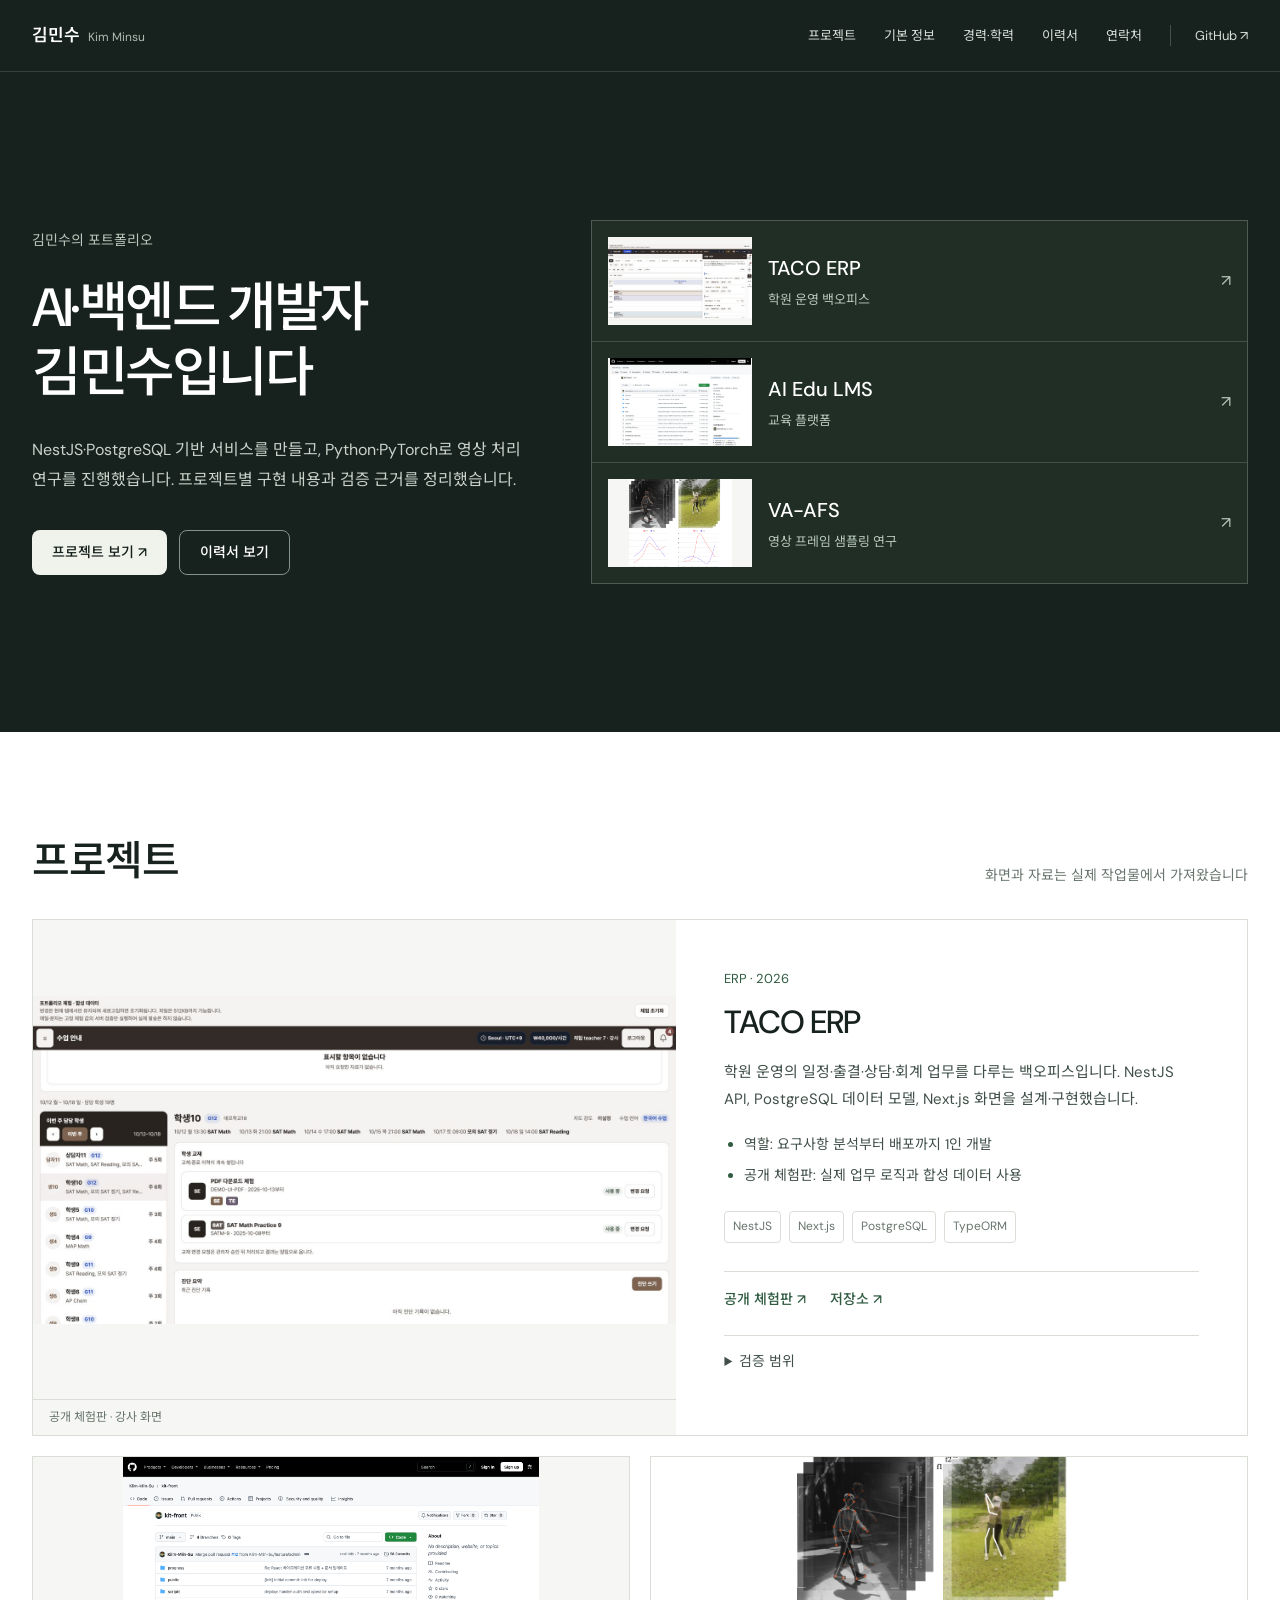
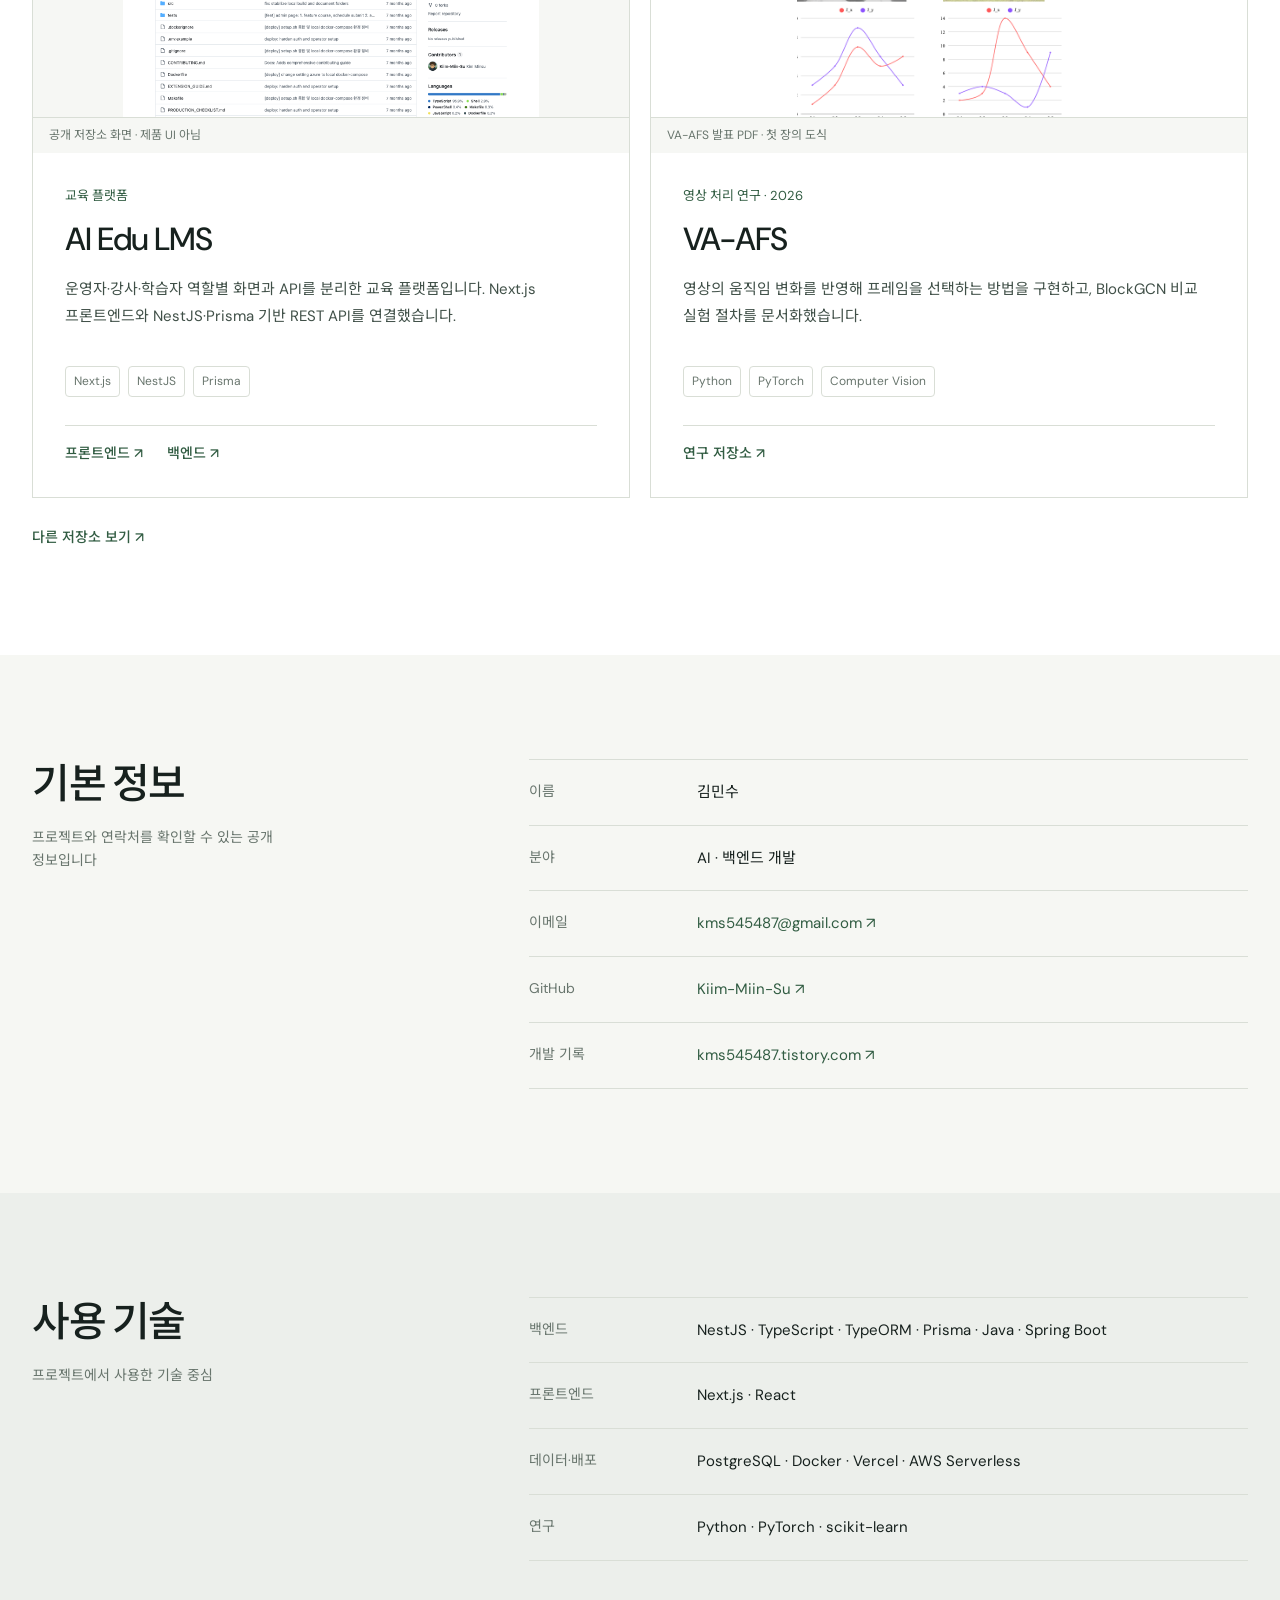
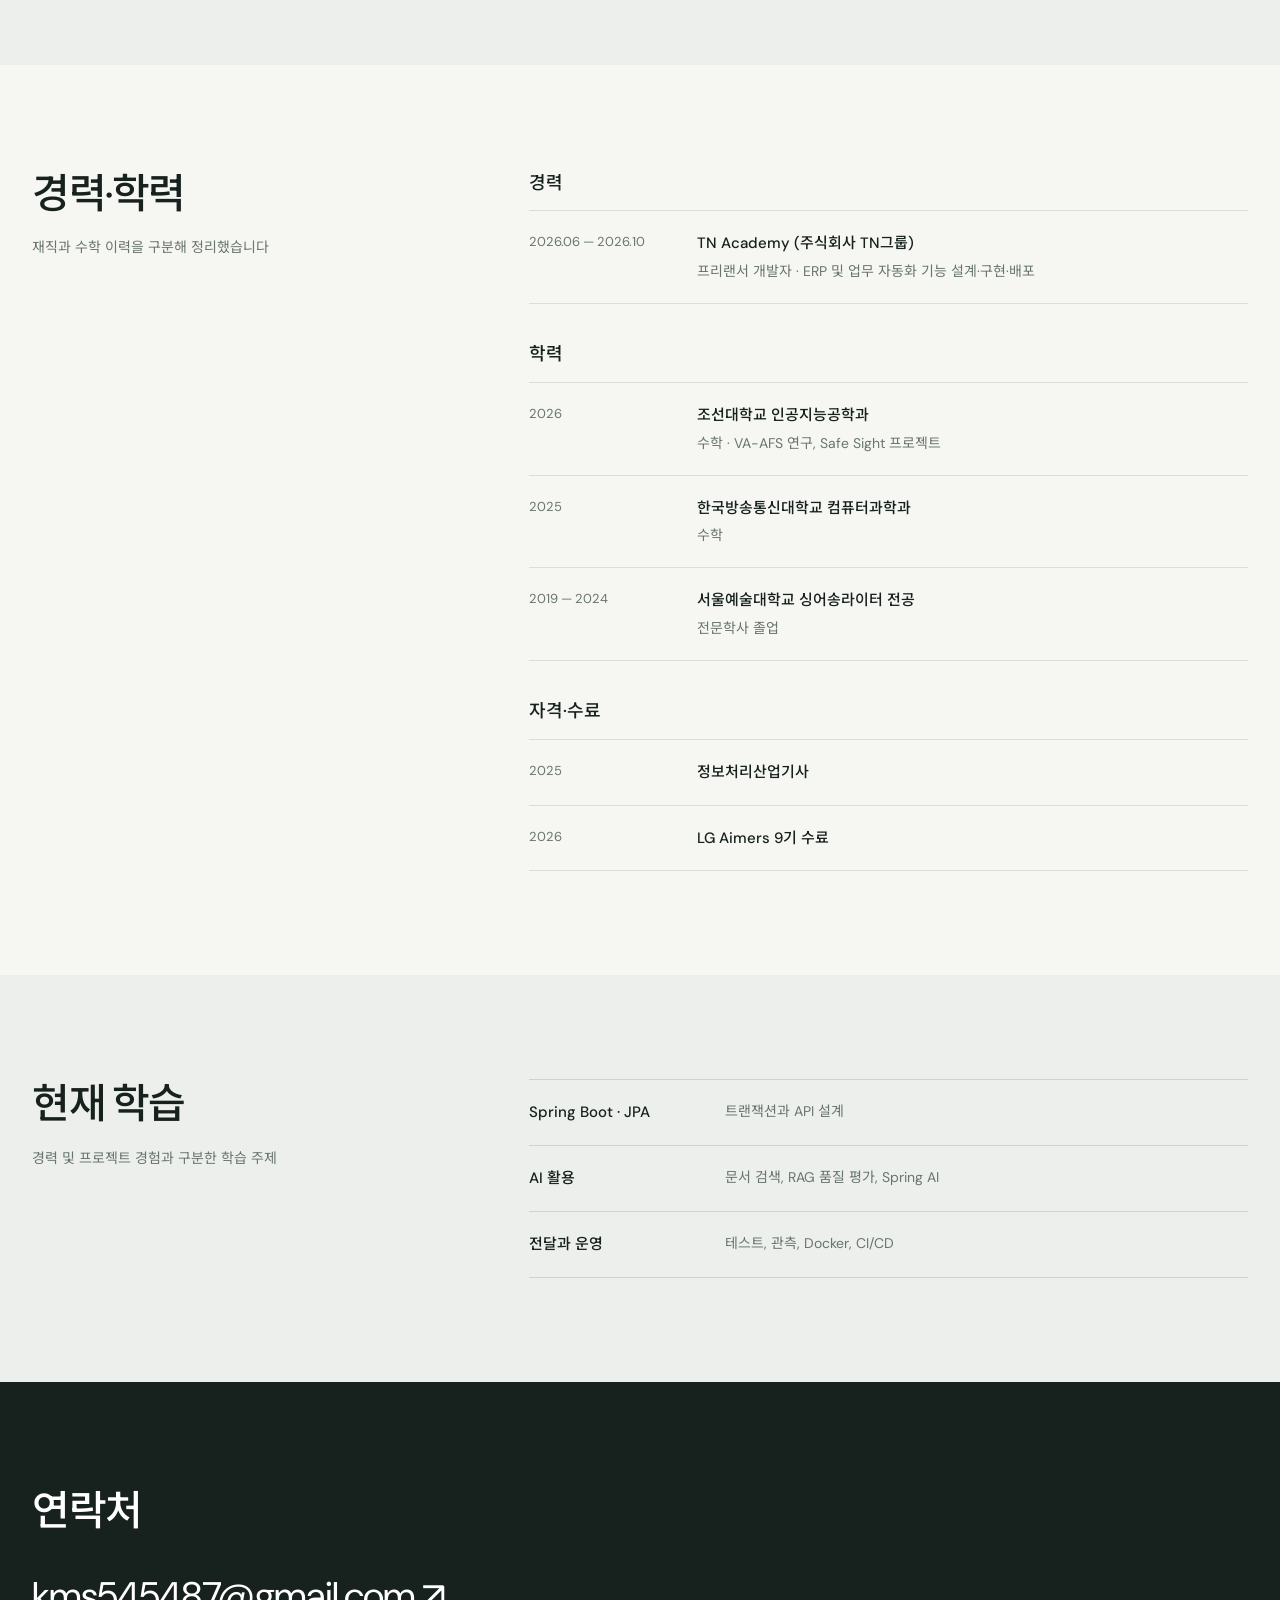
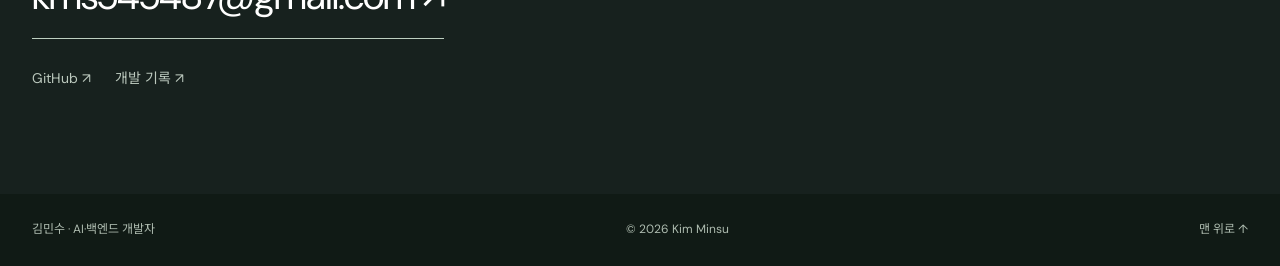
<file: index.html>
<!doctype html>
<html lang="ko">
<head>
  <meta charset="utf-8">
  <meta name="viewport" content="width=device-width, initial-scale=1">
  <meta name="theme-color" content="#17211e">
  <meta name="description" content="AI·백엔드 개발자 김민수의 포트폴리오. 서비스 개발과 영상 처리 연구, 경력·학력을 정리했습니다.">
  <meta property="og:type" content="website">
  <meta property="og:locale" content="ko_KR">
  <meta property="og:title" content="김민수 | AI·백엔드 개발자">
  <meta property="og:description" content="서비스 개발과 영상 처리 연구, 경력과 학력을 정리했습니다.">
  <meta property="og:url" content="https://kiim-miin-su.github.io/github.io/">
  <meta property="og:image" content="https://kiim-miin-su.github.io/github.io/og-image.svg">
  <link rel="canonical" href="https://kiim-miin-su.github.io/github.io/">
  <link rel="icon" href="favicon.svg" type="image/svg+xml">
  <link rel="stylesheet" href="style.css">
  <script src="script.js" defer></script>
  <title>김민수 | AI·백엔드 개발자</title>
</head>
<body>
  <a class="skip-link" href="#main">본문으로 바로가기</a>
  <header class="site-header" id="top">
    <div class="container header-inner">
      <a class="wordmark" href="#top" aria-label="김민수 포트폴리오 처음으로">김민수 <span>Kim Minsu</span></a>
      <nav class="desktop-nav" aria-label="주요 메뉴">
        <a href="#work">프로젝트</a>
        <a href="#about">기본 정보</a>
        <a href="#journey">경력·학력</a>
        <a href="resume.html">이력서</a>
        <a href="#contact">연락처</a>
      </nav>
      <a class="header-cta" href="https://github.com/Kiim-Miin-Su" target="_blank" rel="noopener noreferrer">GitHub ↗</a>
      <button class="menu-toggle" type="button" aria-label="메뉴 열기" aria-expanded="false" aria-controls="mobile-nav"><span></span><span></span></button>
    </div>
    <nav class="mobile-nav" id="mobile-nav" aria-label="모바일 메뉴" hidden>
      <a href="#work">프로젝트</a>
      <a href="#about">기본 정보</a>
      <a href="#journey">경력·학력</a>
      <a href="resume.html">이력서</a>
      <a href="#contact">연락처</a>
    </nav>
  </header>

  <main id="main">
    <section class="hero" aria-labelledby="hero-heading">
      <div class="container hero-inner">
        <div class="hero-copy">
          <p class="hero-kicker">김민수의 포트폴리오</p>
          <h1 id="hero-heading">AI·백엔드 개발자<br>김민수입니다</h1>
          <p class="hero-description">NestJS·PostgreSQL 기반 서비스를 만들고, Python·PyTorch로 영상 처리 연구를 진행했습니다. 프로젝트별 구현 내용과 검증 근거를 정리했습니다.</p>
          <div class="hero-actions">
            <a class="button button-primary" href="#work">프로젝트 보기 ↗</a>
            <a class="button button-secondary" href="resume.html">이력서 보기</a>
          </div>
        </div>
        <nav class="hero-projects" aria-label="프로젝트 바로가기">
          <a class="hero-project-link" href="#project-taco">
            <span class="hero-project-thumb"><img src="assets/taco-erp-browser.jpg" alt="TACO ERP 공개 체험판 화면" width="1512" height="772"></span>
            <span><strong>TACO ERP</strong><small>학원 운영 백오피스</small></span>
            <span aria-hidden="true">↗</span>
          </a>
          <a class="hero-project-link" href="#project-lms">
            <span class="hero-project-thumb"><img src="assets/ai-edu-repository.png" alt="AI Edu LMS 공개 저장소 화면" width="1440" height="900"></span>
            <span><strong>AI Edu LMS</strong><small>교육 플랫폼</small></span>
            <span aria-hidden="true">↗</span>
          </a>
          <a class="hero-project-link" href="#project-va-afs">
            <span class="hero-project-thumb"><img src="assets/va-afs-pdf.png" alt="VA-AFS 발표 자료 도식" width="700" height="600"></span>
            <span><strong>VA-AFS</strong><small>영상 프레임 샘플링 연구</small></span>
            <span aria-hidden="true">↗</span>
          </a>
        </nav>
      </div>
    </section>

    <section class="work section-pad" id="work" aria-labelledby="work-heading">
      <div class="container">
        <div class="section-heading"><h2 id="work-heading">프로젝트</h2><p>화면과 자료는 실제 작업물에서 가져왔습니다</p></div>
        <article class="project-feature" id="project-taco">
          <figure class="project-image">
            <img src="assets/taco-erp-teacher.jpg" alt="TACO ERP 공개 체험판의 강사용 학생·교재 화면" width="1512" height="772" loading="lazy">
            <figcaption>공개 체험판 · 강사 화면</figcaption>
          </figure>
          <div class="project-copy">
            <p class="project-kind">ERP · 2026</p>
            <h3>TACO ERP</h3>
            <p>학원 운영의 일정·출결·상담·회계 업무를 다루는 백오피스입니다. NestJS API, PostgreSQL 데이터 모델, Next.js 화면을 설계·구현했습니다.</p>
            <ul class="fact-list">
              <li>역할: 요구사항 분석부터 배포까지 1인 개발</li>
              <li>공개 체험판: 실제 업무 로직과 합성 데이터 사용</li>
            </ul>
            <div class="tag-list"><span>NestJS</span><span>Next.js</span><span>PostgreSQL</span><span>TypeORM</span></div>
            <div class="project-links">
              <a href="https://taco-portfolio.vercel.app" target="_blank" rel="noopener noreferrer">공개 체험판 ↗</a>
              <a href="https://github.com/Kiim-Miin-Su/taco-portfolio" target="_blank" rel="noopener noreferrer">저장소 ↗</a>
            </div>
            <details class="case-details">
              <summary>검증 범위</summary>
              <p>공개 문서 기준 통합 시나리오 63개(126회 호출)와 인증 추가 20회가 통과했습니다. 고유 API 78/309개가 실제 실행되었으며, 전체 API 전수 검증은 아닙니다. <a href="https://github.com/Kiim-Miin-Su/taco-portfolio/blob/main/docs/evidence/api-public-http.json" target="_blank" rel="noopener noreferrer">검증 기록 ↗</a></p>
            </details>
          </div>
        </article>
        <div class="project-grid">
          <article class="project-card" id="project-lms">
            <figure class="project-image">
              <img src="assets/ai-edu-repository.png" alt="AI Edu LMS 프론트엔드 공개 GitHub 저장소의 브라우저 화면" width="1440" height="900" loading="lazy">
              <figcaption>공개 저장소 화면 · 제품 UI 아님</figcaption>
            </figure>
            <div class="project-copy">
              <p class="project-kind">교육 플랫폼</p>
              <h3>AI Edu LMS</h3>
              <p>운영자·강사·학습자 역할별 화면과 API를 분리한 교육 플랫폼입니다. Next.js 프론트엔드와 NestJS·Prisma 기반 REST API를 연결했습니다.</p>
              <div class="tag-list"><span>Next.js</span><span>NestJS</span><span>Prisma</span></div>
              <div class="project-links">
                <a href="https://github.com/Kiim-Miin-Su/kit-front" target="_blank" rel="noopener noreferrer">프론트엔드 ↗</a>
                <a href="https://github.com/Kiim-Miin-Su/kit-back" target="_blank" rel="noopener noreferrer">백엔드 ↗</a>
              </div>
            </div>
          </article>
          <article class="project-card" id="project-va-afs">
            <figure class="project-image project-image-contain">
              <img src="assets/va-afs-pdf.png" alt="VA-AFS 발표 PDF의 영상 프레임, 스켈레톤 좌표와 그래프 도식" width="700" height="600" loading="lazy">
              <figcaption>VA-AFS 발표 PDF · 첫 장의 도식</figcaption>
            </figure>
            <div class="project-copy">
              <p class="project-kind">영상 처리 연구 · 2026</p>
              <h3>VA-AFS</h3>
              <p>영상의 움직임 변화를 반영해 프레임을 선택하는 방법을 구현하고, BlockGCN 비교 실험 절차를 문서화했습니다.</p>
              <div class="tag-list"><span>Python</span><span>PyTorch</span><span>Computer Vision</span></div>
              <div class="project-links"><a href="https://github.com/Kiim-Miin-Su/VA-AFS" target="_blank" rel="noopener noreferrer">연구 저장소 ↗</a></div>
            </div>
          </article>
        </div>
        <a class="all-work" href="https://github.com/Kiim-Miin-Su?tab=repositories" target="_blank" rel="noopener noreferrer">다른 저장소 보기 ↗</a>
      </div>
    </section>

    <section class="intro section-pad" id="about" aria-labelledby="about-heading">
      <div class="container two-column">
        <div><h2 id="about-heading">기본 정보</h2><p class="section-note">프로젝트와 연락처를 확인할 수 있는 공개 정보입니다</p></div>
        <dl class="info-list">
          <div><dt>이름</dt><dd>김민수</dd></div>
          <div><dt>분야</dt><dd>AI · 백엔드 개발</dd></div>
          <div><dt>이메일</dt><dd><a href="mailto:kms545487@gmail.com">kms545487@gmail.com ↗</a></dd></div>
          <div><dt>GitHub</dt><dd><a href="https://github.com/Kiim-Miin-Su" target="_blank" rel="noopener noreferrer">Kiim-Miin-Su ↗</a></dd></div>
          <div><dt>개발 기록</dt><dd><a href="https://kms545487.tistory.com" target="_blank" rel="noopener noreferrer">kms545487.tistory.com ↗</a></dd></div>
        </dl>
      </div>
    </section>

    <section class="capabilities section-pad" aria-labelledby="skills-heading">
      <div class="container two-column">
        <div><h2 id="skills-heading">사용 기술</h2><p class="section-note">프로젝트에서 사용한 기술 중심</p></div>
        <dl class="info-list">
          <div><dt>백엔드</dt><dd>NestJS · TypeScript · TypeORM · Prisma · Java · Spring Boot</dd></div>
          <div><dt>프론트엔드</dt><dd>Next.js · React</dd></div>
          <div><dt>데이터·배포</dt><dd>PostgreSQL · Docker · Vercel · AWS Serverless</dd></div>
          <div><dt>연구</dt><dd>Python · PyTorch · scikit-learn</dd></div>
        </dl>
      </div>
    </section>

    <section class="journey section-pad" id="journey" aria-labelledby="journey-heading">
      <div class="container two-column">
        <div><h2 id="journey-heading">경력·학력</h2><p class="section-note">재직과 수학 이력을 구분해 정리했습니다</p></div>
        <div class="history">
          <h3>경력</h3>
          <ul class="history-list">
            <li><time>2026.06 — 2026.10</time><div><strong>TN Academy (주식회사 TN그룹)</strong><span>프리랜서 개발자 · ERP 및 업무 자동화 기능 설계·구현·배포</span></div></li>
          </ul>
          <h3>학력</h3>
          <ul class="history-list">
            <li><time>2026</time><div><strong>조선대학교 인공지능공학과</strong><span>수학 · VA-AFS 연구, Safe Sight 프로젝트</span></div></li>
            <li><time>2025</time><div><strong>한국방송통신대학교 컴퓨터과학과</strong><span>수학</span></div></li>
            <li><time>2019 — 2024</time><div><strong>서울예술대학교 싱어송라이터 전공</strong><span>전문학사 졸업</span></div></li>
          </ul>
          <h3>자격·수료</h3>
          <ul class="history-list">
            <li><time>2025</time><div><strong>정보처리산업기사</strong></div></li>
            <li><time>2026</time><div><strong>LG Aimers 9기 수료</strong></div></li>
          </ul>
        </div>
      </div>
    </section>

    <section class="learning section-pad" aria-labelledby="learning-heading">
      <div class="container two-column">
        <div><h2 id="learning-heading">현재 학습</h2><p class="section-note">경력 및 프로젝트 경험과 구분한 학습 주제</p></div>
        <ul class="learning-list">
          <li><strong>Spring Boot · JPA</strong><span>트랜잭션과 API 설계</span></li>
          <li><strong>AI 활용</strong><span>문서 검색, RAG 품질 평가, Spring AI</span></li>
          <li><strong>전달과 운영</strong><span>테스트, 관측, Docker, CI/CD</span></li>
        </ul>
      </div>
    </section>

    <section class="contact section-pad" id="contact" aria-labelledby="contact-heading">
      <div class="container contact-inner">
        <h2 id="contact-heading">연락처</h2>
        <a class="contact-mail" href="mailto:kms545487@gmail.com">kms545487@gmail.com ↗</a>
        <div class="contact-other"><a href="https://github.com/Kiim-Miin-Su" target="_blank" rel="noopener noreferrer">GitHub ↗</a><a href="https://kms545487.tistory.com" target="_blank" rel="noopener noreferrer">개발 기록 ↗</a></div>
      </div>
    </section>
  </main>
  <footer class="site-footer"><div class="container footer-inner"><span>김민수 · AI·백엔드 개발자</span><span>© 2026 Kim Minsu</span><a href="#top">맨 위로 ↑</a></div></footer>
</body>
</html>
</file>
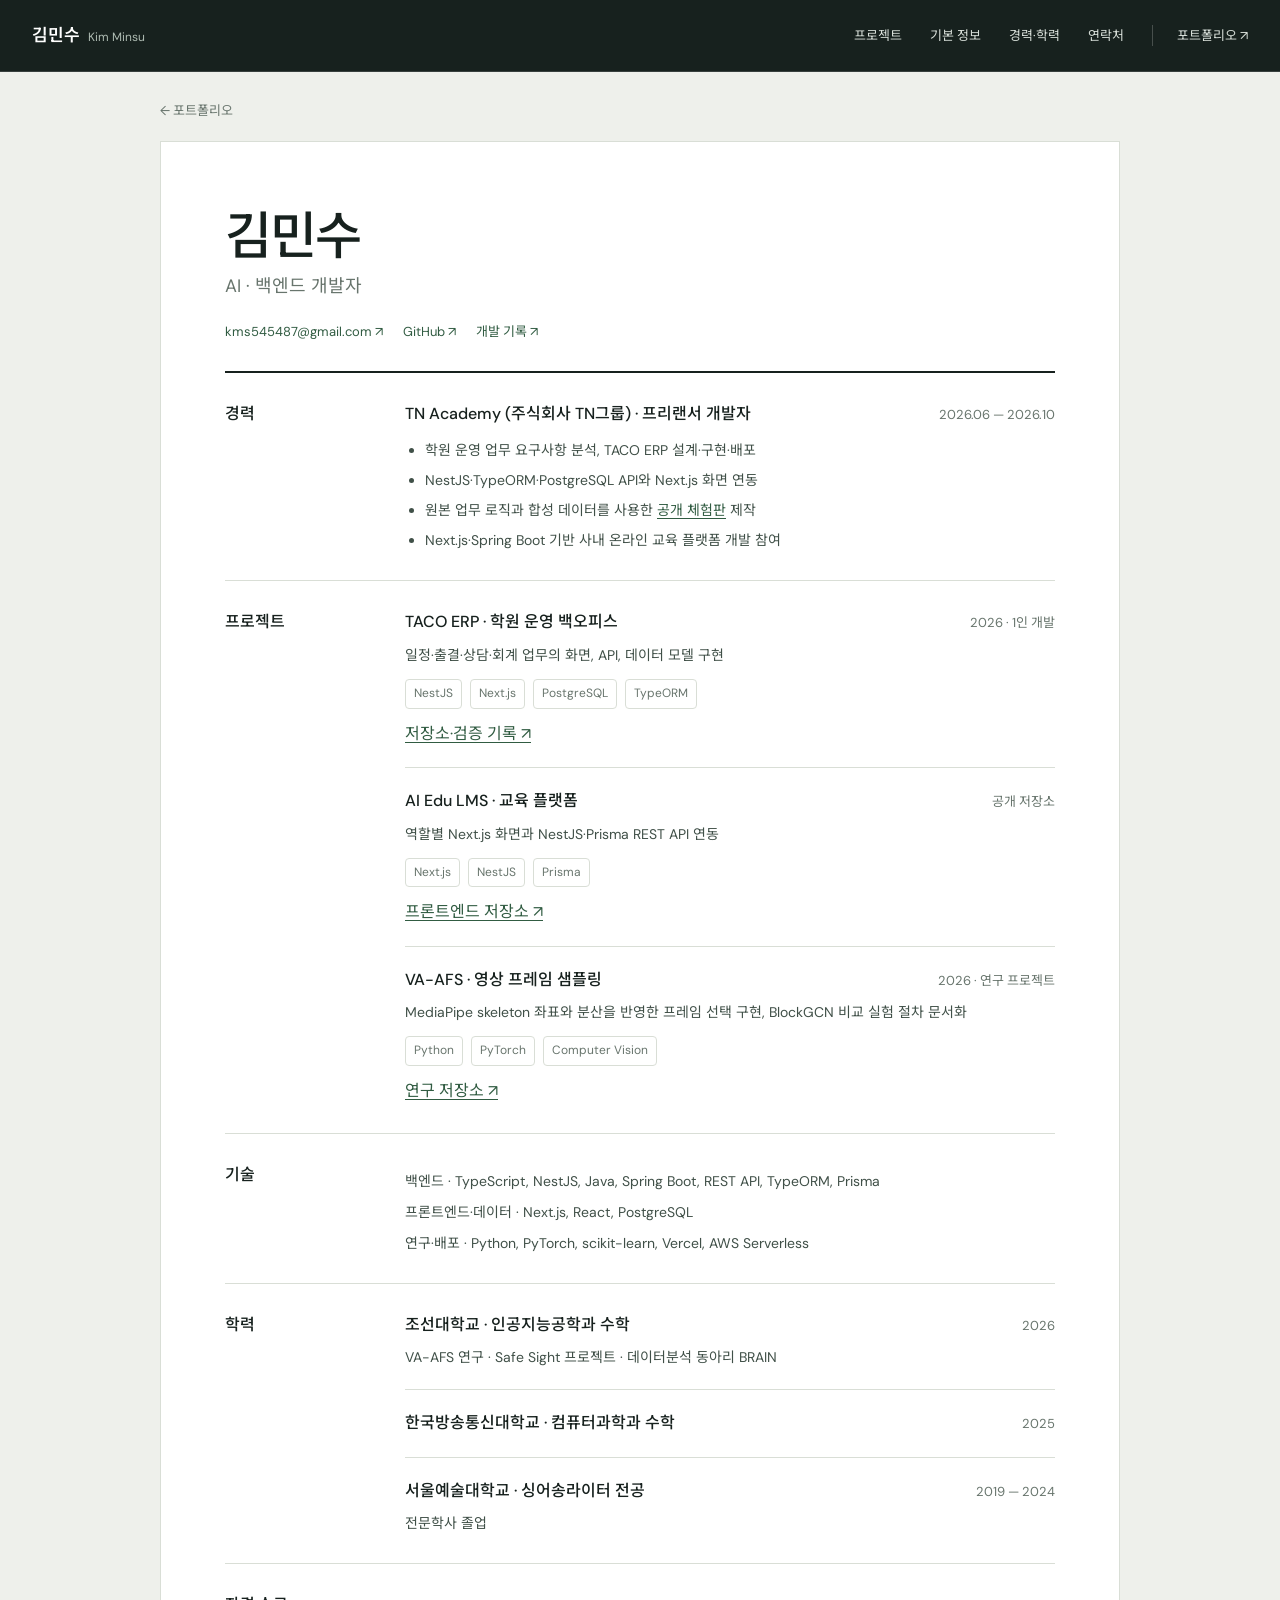
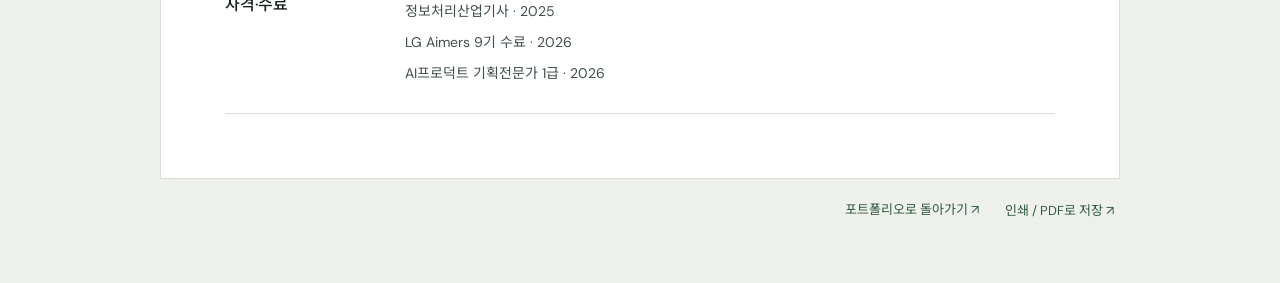
<file: resume.html>
<!doctype html>
<html lang="ko">
<head>
  <meta charset="utf-8">
  <meta name="viewport" content="width=device-width, initial-scale=1">
  <meta name="theme-color" content="#17211e">
  <meta name="description" content="AI·백엔드 개발자 김민수의 경력, 프로젝트, 기술, 학력을 정리한 공개 이력서입니다.">
  <link rel="icon" href="favicon.svg" type="image/svg+xml">
  <link rel="canonical" href="https://kiim-miin-su.github.io/github.io/resume.html">
  <link rel="stylesheet" href="style.css">
  <title>이력서 | 김민수</title>
</head>
<body class="resume-page">
  <a class="skip-link" href="#resume">본문으로 바로가기</a>
  <header class="site-header">
    <div class="container header-inner">
      <a class="wordmark" href="index.html">김민수 <span>Kim Minsu</span></a>
      <nav class="desktop-nav" aria-label="주요 메뉴">
        <a href="index.html#work">프로젝트</a>
        <a href="index.html#about">기본 정보</a>
        <a href="index.html#journey">경력·학력</a>
        <a href="index.html#contact">연락처</a>
      </nav>
      <a class="header-cta" href="index.html">포트폴리오 ↗</a>
    </div>
  </header>
  <main class="resume-container" id="resume">
    <a class="resume-breadcrumb" href="index.html">← 포트폴리오</a>
    <div class="resume-paper">
      <div class="resume-heading">
        <h1>김민수<span>AI · 백엔드 개발자</span></h1>
        <div class="resume-contact">
          <a href="mailto:kms545487@gmail.com">kms545487@gmail.com ↗</a>
          <a href="https://github.com/Kiim-Miin-Su" target="_blank" rel="noopener noreferrer">GitHub ↗</a>
          <a href="https://kms545487.tistory.com" target="_blank" rel="noopener noreferrer">개발 기록 ↗</a>
        </div>
      </div>
      <section class="resume-section" aria-labelledby="exp">
        <h2 id="exp">경력</h2>
        <div>
          <article>
            <div class="resume-role"><h3>TN Academy (주식회사 TN그룹) · 프리랜서 개발자</h3><time>2026.06 — 2026.10</time></div>
            <ul>
              <li>학원 운영 업무 요구사항 분석, TACO ERP 설계·구현·배포</li>
              <li>NestJS·TypeORM·PostgreSQL API와 Next.js 화면 연동</li>
              <li>원본 업무 로직과 합성 데이터를 사용한 <a href="https://taco-portfolio.vercel.app" target="_blank" rel="noopener noreferrer">공개 체험판</a> 제작</li>
              <li>Next.js·Spring Boot 기반 사내 온라인 교육 플랫폼 개발 참여</li>
            </ul>
          </article>
        </div>
      </section>
      <section class="resume-section" aria-labelledby="projects">
        <h2 id="projects">프로젝트</h2>
        <div>
          <article>
            <div class="resume-role"><h3>TACO ERP · 학원 운영 백오피스</h3><span>2026 · 1인 개발</span></div>
            <p>일정·출결·상담·회계 업무의 화면, API, 데이터 모델 구현</p>
            <div class="resume-tags"><span>NestJS</span><span>Next.js</span><span>PostgreSQL</span><span>TypeORM</span></div>
            <a class="resume-project-link" href="https://github.com/Kiim-Miin-Su/taco-portfolio" target="_blank" rel="noopener noreferrer">저장소·검증 기록 ↗</a>
          </article>
          <article>
            <div class="resume-role"><h3>AI Edu LMS · 교육 플랫폼</h3><span>공개 저장소</span></div>
            <p>역할별 Next.js 화면과 NestJS·Prisma REST API 연동</p>
            <div class="resume-tags"><span>Next.js</span><span>NestJS</span><span>Prisma</span></div>
            <a class="resume-project-link" href="https://github.com/Kiim-Miin-Su/kit-front" target="_blank" rel="noopener noreferrer">프론트엔드 저장소 ↗</a>
          </article>
          <article>
            <div class="resume-role"><h3>VA-AFS · 영상 프레임 샘플링</h3><span>2026 · 연구 프로젝트</span></div>
            <p>MediaPipe skeleton 좌표와 분산을 반영한 프레임 선택 구현, BlockGCN 비교 실험 절차 문서화</p>
            <div class="resume-tags"><span>Python</span><span>PyTorch</span><span>Computer Vision</span></div>
            <a class="resume-project-link" href="https://github.com/Kiim-Miin-Su/VA-AFS" target="_blank" rel="noopener noreferrer">연구 저장소 ↗</a>
          </article>
        </div>
      </section>
      <section class="resume-section" aria-labelledby="skills">
        <h2 id="skills">기술</h2>
        <div>
          <p>백엔드 · TypeScript, NestJS, Java, Spring Boot, REST API, TypeORM, Prisma</p>
          <p>프론트엔드·데이터 · Next.js, React, PostgreSQL</p>
          <p>연구·배포 · Python, PyTorch, scikit-learn, Vercel, AWS Serverless</p>
        </div>
      </section>
      <section class="resume-section" aria-labelledby="education">
        <h2 id="education">학력</h2>
        <div>
          <article><div class="resume-role"><h3>조선대학교 · 인공지능공학과 수학</h3><span>2026</span></div><p>VA-AFS 연구 · Safe Sight 프로젝트 · 데이터분석 동아리 BRAIN</p></article>
          <article><div class="resume-role"><h3>한국방송통신대학교 · 컴퓨터과학과 수학</h3><span>2025</span></div></article>
          <article><div class="resume-role"><h3>서울예술대학교 · 싱어송라이터 전공</h3><span>2019 — 2024</span></div><p>전문학사 졸업</p></article>
        </div>
      </section>
      <section class="resume-section" aria-labelledby="credential">
        <h2 id="credential">자격·수료</h2>
        <div><p>정보처리산업기사 · 2025</p><p>LG Aimers 9기 수료 · 2026</p><p>AI프로덕트 기획전문가 1급 · 2026</p></div>
      </section>
    </div>
    <div class="resume-actions"><a href="index.html">포트폴리오로 돌아가기 ↗</a><button type="button" onclick="window.print()">인쇄 / PDF로 저장 ↗</button></div>
  </main>
</body>
</html>
</file>
<file: style.css>
@import url('https://fonts.googleapis.com/css2?family=DM+Sans:wght@400;500;600&family=Noto+Sans+KR:wght@400;500;600&display=swap');

:root {
  --ink: #17211e;
  --ink-soft: #405048;
  --muted: #68756d;
  --line: #d9ded6;
  --paper: #f6f7f3;
  --white: #fff;
  --accent: #315c42;
  --body: 'DM Sans', 'Noto Sans KR', system-ui, sans-serif;
}
*, *::before, *::after { box-sizing: border-box; }
html { scroll-behavior: smooth; scroll-padding-top: 72px; }
body { margin: 0; color: var(--ink); background: var(--paper); font: 400 16px/1.65 var(--body); word-break: keep-all; -webkit-font-smoothing: antialiased; }
body.menu-open { overflow: hidden; }
a { color: inherit; text-decoration: none; }
button { font: inherit; }
button, a { -webkit-tap-highlight-color: transparent; }
a:focus-visible, button:focus-visible, summary:focus-visible { outline: 2px solid var(--accent); outline-offset: 4px; }
::selection { background: #dbe9da; color: var(--ink); }
h1, h2, h3, p, figure, dl { margin: 0; }
ul { margin: 0; padding: 0; }
img { display: block; max-width: 100%; }
.container { width: min(100% - 64px, 1248px); margin-inline: auto; }
.skip-link { position: absolute; z-index: 50; left: 16px; top: -100px; padding: 8px 12px; background: white; color: var(--ink); }
.skip-link:focus { top: 12px; }

.site-header { height: 72px; background: var(--ink); color: white; border-bottom: 1px solid #ffffff24; position: relative; z-index: 20; }
.header-inner { height: 100%; display: flex; align-items: center; gap: 28px; }
.wordmark { display: inline-flex; align-items: baseline; gap: 8px; white-space: nowrap; font-size: 17px; font-weight: 600; }
.wordmark span { color: #aebbb2; font-size: 12px; font-weight: 400; }
.desktop-nav { display: flex; align-items: center; gap: 28px; margin-left: auto; }
.desktop-nav a, .header-cta { font-size: 13px; color: #d9e0da; transition: color .18s ease; }
.desktop-nav a:hover, .header-cta:hover { color: white; text-decoration: underline; text-underline-offset: 5px; }
.header-cta { padding-left: 24px; border-left: 1px solid #ffffff35; }
.menu-toggle { display: none; flex-direction: column; justify-content: center; gap: 5px; width: 40px; height: 40px; margin-left: auto; border: 0; background: transparent; cursor: pointer; }
.menu-toggle span { width: 20px; height: 2px; background: white; }
.mobile-nav[hidden] { display: none; }

.hero { background: var(--ink); color: white; }
.hero-inner { display: grid; grid-template-columns: minmax(0, .86fr) minmax(0, 1.14fr); align-items: center; gap: 64px; min-height: 660px; padding-block: 80px; }
.hero-kicker { color: #b8c8bc; font-size: 14px; margin-bottom: 24px; }
.hero h1 { font-size: clamp(38px, 4.2vw, 60px); line-height: 1.22; letter-spacing: -.045em; font-weight: 500; }
.hero-description { max-width: 500px; margin-top: 28px; color: #c9d3cb; font-size: 16px; line-height: 1.85; }
.hero-actions { display: flex; flex-wrap: wrap; gap: 12px; margin-top: 36px; }
.button { display: inline-flex; align-items: center; justify-content: center; min-height: 44px; padding: 10px 20px; border-radius: 8px; font-size: 14px; font-weight: 500; transition: background-color .18s ease, border-color .18s ease; }
.button-primary { background: #eff3ec; color: var(--ink); }
.button-primary:hover { background: #dfe9db; }
.button-secondary { border: 1px solid #82938a; color: white; }
.button-secondary:hover { background: #2a3930; }
.hero-projects { min-width: 0; border: 1px solid #ffffff36; background: #202e26; }
.hero-project-link { display: grid; grid-template-columns: 144px minmax(0, 1fr) auto; align-items: center; gap: 16px; min-height: 120px; padding: 16px; transition: background-color .18s ease; }
.hero-project-link + .hero-project-link { border-top: 1px solid #ffffff27; }
.hero-project-link:hover { background: #2a3b30; }
.hero-project-link:focus-visible { outline: 2px solid #dce9dd; outline-offset: -2px; }
.hero-project-thumb { display: block; width: 144px; height: 88px; overflow: hidden; background: #f6f7f4; }
.hero-project-thumb img { width: 100%; height: 100%; object-fit: contain; }
.hero-project-link strong, .hero-project-link small { display: block; }
.hero-project-link strong { font-size: 20px; font-weight: 500; }
.hero-project-link small { margin-top: 4px; color: #b8c8bc; font-size: 13px; }
.hero-project-link > span:last-child { color: #b8c8bc; }

.section-pad { padding-block: 104px; }
.section-heading { display: flex; justify-content: space-between; align-items: end; gap: 24px; margin-bottom: 32px; }
.section-heading h2, .two-column h2, .contact h2 { font-size: clamp(30px, 3.2vw, 44px); line-height: 1.25; letter-spacing: -.035em; font-weight: 500; }
.section-heading p, .section-note { color: var(--muted); font-size: 14px; }
.work { background: var(--white); }
.project-feature { display: grid; grid-template-columns: 1.06fr .94fr; border: 1px solid var(--line); }
.project-image { min-width: 0; overflow: hidden; background: #edf0eb; }
.project-image img { width: 100%; height: 260px; object-fit: contain; background: #f6f7f4; }
.project-image figcaption { min-height: 36px; display: flex; align-items: center; padding: 7px 16px; background: #f6f7f4; color: var(--muted); border-top: 1px solid var(--line); font-size: 12px; }
.project-feature .project-image { display: flex; flex-direction: column; min-height: 0; }
.project-feature .project-image img { flex: 1; height: 0; min-height: 0; }
.project-image-contain img { object-fit: contain; background: white; }
.project-copy { padding: 32px; }
.project-feature .project-copy { padding: 48px; }
.project-kind { color: var(--accent); font-size: 13px; margin-bottom: 12px; }
.project-copy h3 { font-size: clamp(26px, 2.5vw, 36px); line-height: 1.3; font-weight: 500; letter-spacing: -.035em; margin-bottom: 16px; }
.project-copy > p:not(.project-kind) { color: var(--ink-soft); line-height: 1.8; font-size: 15px; }
.fact-list { padding-left: 20px; margin-top: 20px; color: var(--ink-soft); font-size: 14px; }
.fact-list li + li { margin-top: 8px; }
.fact-list li::marker { color: var(--accent); }
.tag-list { display: flex; flex-wrap: wrap; gap: 8px; margin-top: 24px; }
.tag-list span { padding: 5px 8px; border: 1px solid var(--line); color: var(--muted); border-radius: 4px; font-size: 12px; }
.project-links { display: flex; flex-wrap: wrap; gap: 24px; margin-top: 28px; padding-top: 16px; border-top: 1px solid var(--line); font-size: 14px; font-weight: 500; color: var(--accent); }
.project-links a:hover, .all-work:hover, .info-list a:hover, .contact-other a:hover { text-decoration: underline; text-underline-offset: 4px; }
.case-details { border-top: 1px solid var(--line); margin-top: 24px; }
.case-details summary { padding: 14px 0; cursor: pointer; font-size: 14px; color: var(--ink-soft); }
.case-details p { color: var(--ink-soft); font-size: 13px; line-height: 1.8; padding-bottom: 12px; }
.case-details a { color: var(--accent); text-decoration: underline; text-underline-offset: 3px; }
.project-grid { display: grid; grid-template-columns: repeat(2, minmax(0, 1fr)); gap: 20px; margin-top: 20px; }
.project-card { border: 1px solid var(--line); min-width: 0; }
.project-card .project-copy { min-height: 344px; display: flex; flex-direction: column; }
.project-card .tag-list { margin-top: auto; padding-top: 24px; }
.all-work { display: inline-block; margin-top: 28px; color: var(--accent); font-size: 14px; font-weight: 500; }

.two-column { display: grid; grid-template-columns: minmax(220px, .58fr) minmax(0, 1fr); gap: 80px; }
.two-column .section-note { max-width: 280px; margin-top: 16px; }
.intro { background: var(--paper); }
.info-list { border-top: 1px solid var(--line); }
.info-list > div { display: grid; grid-template-columns: 152px 1fr; gap: 16px; padding: 20px 0; border-bottom: 1px solid var(--line); }
.info-list dt { color: var(--muted); font-size: 14px; }
.info-list dd { margin: 0; font-size: 15px; overflow-wrap: anywhere; }
.info-list a { color: var(--accent); }
.capabilities { background: #ecefeb; }
.journey { background: var(--paper); }
.history h3 { font-size: 18px; font-weight: 500; margin-bottom: 12px; }
.history h3:not(:first-child) { margin-top: 36px; }
.history-list { list-style: none; border-top: 1px solid var(--line); }
.history-list li { display: grid; grid-template-columns: 152px 1fr; gap: 16px; padding: 20px 0; border-bottom: 1px solid var(--line); }
.history-list time { color: var(--muted); font-size: 13px; font-variant-numeric: tabular-nums; }
.history-list strong, .history-list span { display: block; }
.history-list strong { font-size: 15px; font-weight: 500; }
.history-list span { color: var(--muted); font-size: 14px; margin-top: 4px; }
.learning { background: #ecefeb; }
.learning-list { list-style: none; border-top: 1px solid #ccd5cc; }
.learning-list li { display: grid; grid-template-columns: 180px 1fr; gap: 16px; padding: 20px 0; border-bottom: 1px solid #ccd5cc; }
.learning-list strong { font-size: 15px; font-weight: 500; }
.learning-list span { color: var(--muted); font-size: 14px; }
.contact { background: var(--ink); color: white; }
.contact-mail { display: inline-block; margin-top: 28px; padding-bottom: 10px; border-bottom: 1px solid #bdcfc0; font-size: clamp(22px, 3vw, 40px); letter-spacing: -.025em; overflow-wrap: anywhere; }
.contact-mail:hover { color: #dce9dd; }
.contact-other { display: flex; gap: 24px; margin-top: 28px; color: #bcc9be; font-size: 14px; }
.site-footer { background: #101a15; color: #aebcb0; }
.footer-inner { min-height: 72px; display: flex; justify-content: space-between; align-items: center; gap: 20px; font-size: 12px; }
.footer-inner a:hover { color: white; }

.resume-page { background: #eef0eb; }
.resume-container { width: min(100% - 48px, 960px); margin-inline: auto; }
.resume-breadcrumb { display: inline-block; margin: 28px 0 20px; color: var(--muted); font-size: 13px; }
.resume-breadcrumb:hover { color: var(--accent); }
.resume-paper { background: white; padding: clamp(28px, 5vw, 64px); border: 1px solid var(--line); }
.resume-heading { padding-bottom: 28px; border-bottom: 2px solid var(--ink); }
.resume-heading h1 { font-size: clamp(34px, 4vw, 52px); line-height: 1.2; font-weight: 500; letter-spacing: -.04em; }
.resume-heading h1 span { display: block; margin-top: 8px; color: var(--muted); font-size: 18px; font-weight: 400; letter-spacing: 0; }
.resume-contact { display: flex; flex-wrap: wrap; gap: 8px 20px; margin-top: 24px; font-size: 13px; }
.resume-contact a { color: var(--accent); }
.resume-contact a:hover { text-decoration: underline; }
.resume-section { display: grid; grid-template-columns: 152px 1fr; gap: 28px; padding: 28px 0; border-bottom: 1px solid var(--line); }
.resume-section h2 { font-size: 16px; font-weight: 500; }
.resume-section article + article { border-top: 1px solid var(--line); margin-top: 20px; padding-top: 20px; }
.resume-role { display: flex; justify-content: space-between; gap: 16px; align-items: baseline; }
.resume-role h3 { font-size: 16px; font-weight: 500; }
.resume-role time, .resume-role > span { color: var(--muted); font-size: 13px; white-space: nowrap; font-variant-numeric: tabular-nums; }
.resume-section ul { padding-left: 20px; margin-top: 12px; }
.resume-section li { margin-top: 6px; color: var(--ink-soft); font-size: 14px; line-height: 1.7; }
.resume-section p { color: var(--ink-soft); font-size: 14px; margin-top: 8px; }
.resume-section a { color: var(--accent); text-decoration: underline; text-underline-offset: 3px; }
.resume-tags { display: flex; flex-wrap: wrap; gap: 8px; margin-top: 12px; }
.resume-tags span { border: 1px solid var(--line); border-radius: 4px; color: var(--muted); padding: 4px 8px; font-size: 12px; }
.resume-section .resume-project-link { display: inline-block; margin-top: 12px; }
.resume-actions { display: flex; justify-content: flex-end; gap: 20px; padding: 20px 0 60px; }
.resume-actions a, .resume-actions button { border: 0; background: none; color: var(--accent); cursor: pointer; font-size: 13px; }
.resume-actions a:hover, .resume-actions button:hover { text-decoration: underline; }

@media (max-width: 1000px) {
  .project-feature { grid-template-columns: 1fr; }
  .project-feature .project-image img { flex: none; height: auto; aspect-ratio: 1512 / 772; }
}
@media (max-width: 900px) {
  .container { width: min(100% - 48px, 1248px); }
  .desktop-nav { gap: 16px; }
  .hero-inner { gap: 32px; min-height: 560px; }
  .project-feature .project-copy { padding: 32px; }
  .two-column { gap: 40px; }
}
@media (max-width: 700px) {
  html { scroll-padding-top: 64px; }
  .container { width: min(100% - 32px, 600px); }
  .site-header { height: 64px; }
  .desktop-nav, .header-cta { display: none; }
  .menu-toggle { display: flex; }
  .mobile-nav { position: absolute; top: 64px; left: 0; right: 0; display: flex; flex-direction: column; padding: 8px 16px 20px; background: var(--ink); border-bottom: 1px solid #ffffff35; }
  .mobile-nav a { padding: 12px 4px; border-bottom: 1px solid #ffffff20; font-size: 15px; }
  .hero-inner { display: block; padding-block: 64px; }
  .hero h1 { font-size: clamp(34px, 8vw, 48px); }
  .hero-description { font-size: 15px; }
  .hero-projects { margin-top: 48px; }
  .hero-project-link { grid-template-columns: 100px minmax(0, 1fr) auto; gap: 12px; min-height: 92px; padding: 12px; }
  .hero-project-thumb { width: 100px; height: 68px; }
  .hero-project-link strong { font-size: 16px; }
  .hero-project-link small { font-size: 12px; }
  .section-pad { padding-block: 72px; }
  .section-heading { display: block; }
  .section-heading p { margin-top: 8px; }
  .project-feature, .project-grid, .two-column { display: block; }
  .project-feature .project-copy, .project-copy { padding: 24px; }
  .project-card { margin-top: 20px; }
  .project-card .project-copy { min-height: 0; }
  .project-card .tag-list { margin-top: 24px; padding-top: 0; }
  .two-column .section-note { margin-bottom: 28px; }
  .info-list > div, .history-list li { grid-template-columns: 112px 1fr; }
  .learning-list li { grid-template-columns: 136px 1fr; }
  .footer-inner { flex-wrap: wrap; padding-block: 20px; }
  .resume-section { display: block; }
  .resume-section h2 { margin-bottom: 16px; }
  .resume-role { display: block; }
  .resume-role time, .resume-role > span { display: block; margin-top: 4px; }
}
@media (max-width: 420px) {
  .info-list > div, .history-list li, .learning-list li { grid-template-columns: 1fr; gap: 4px; }
  .hero-project-link { grid-template-columns: 80px minmax(0, 1fr) auto; }
  .hero-project-thumb { width: 80px; height: 64px; }
  .project-image img { height: 220px; }
  .resume-paper { padding: 24px; }
}
@media (prefers-reduced-motion: reduce) {
  html { scroll-behavior: auto; }
  *, *::before, *::after { transition-duration: .01ms !important; }
}
@media print {
  .site-header, .resume-breadcrumb, .resume-actions, .site-footer { display: none !important; }
  .resume-page { background: white; }
  .resume-container { width: auto; }
  .resume-paper { border: 0; padding: 0; }
  .resume-section { break-inside: avoid; padding: 16px 0; }
}
</file>
